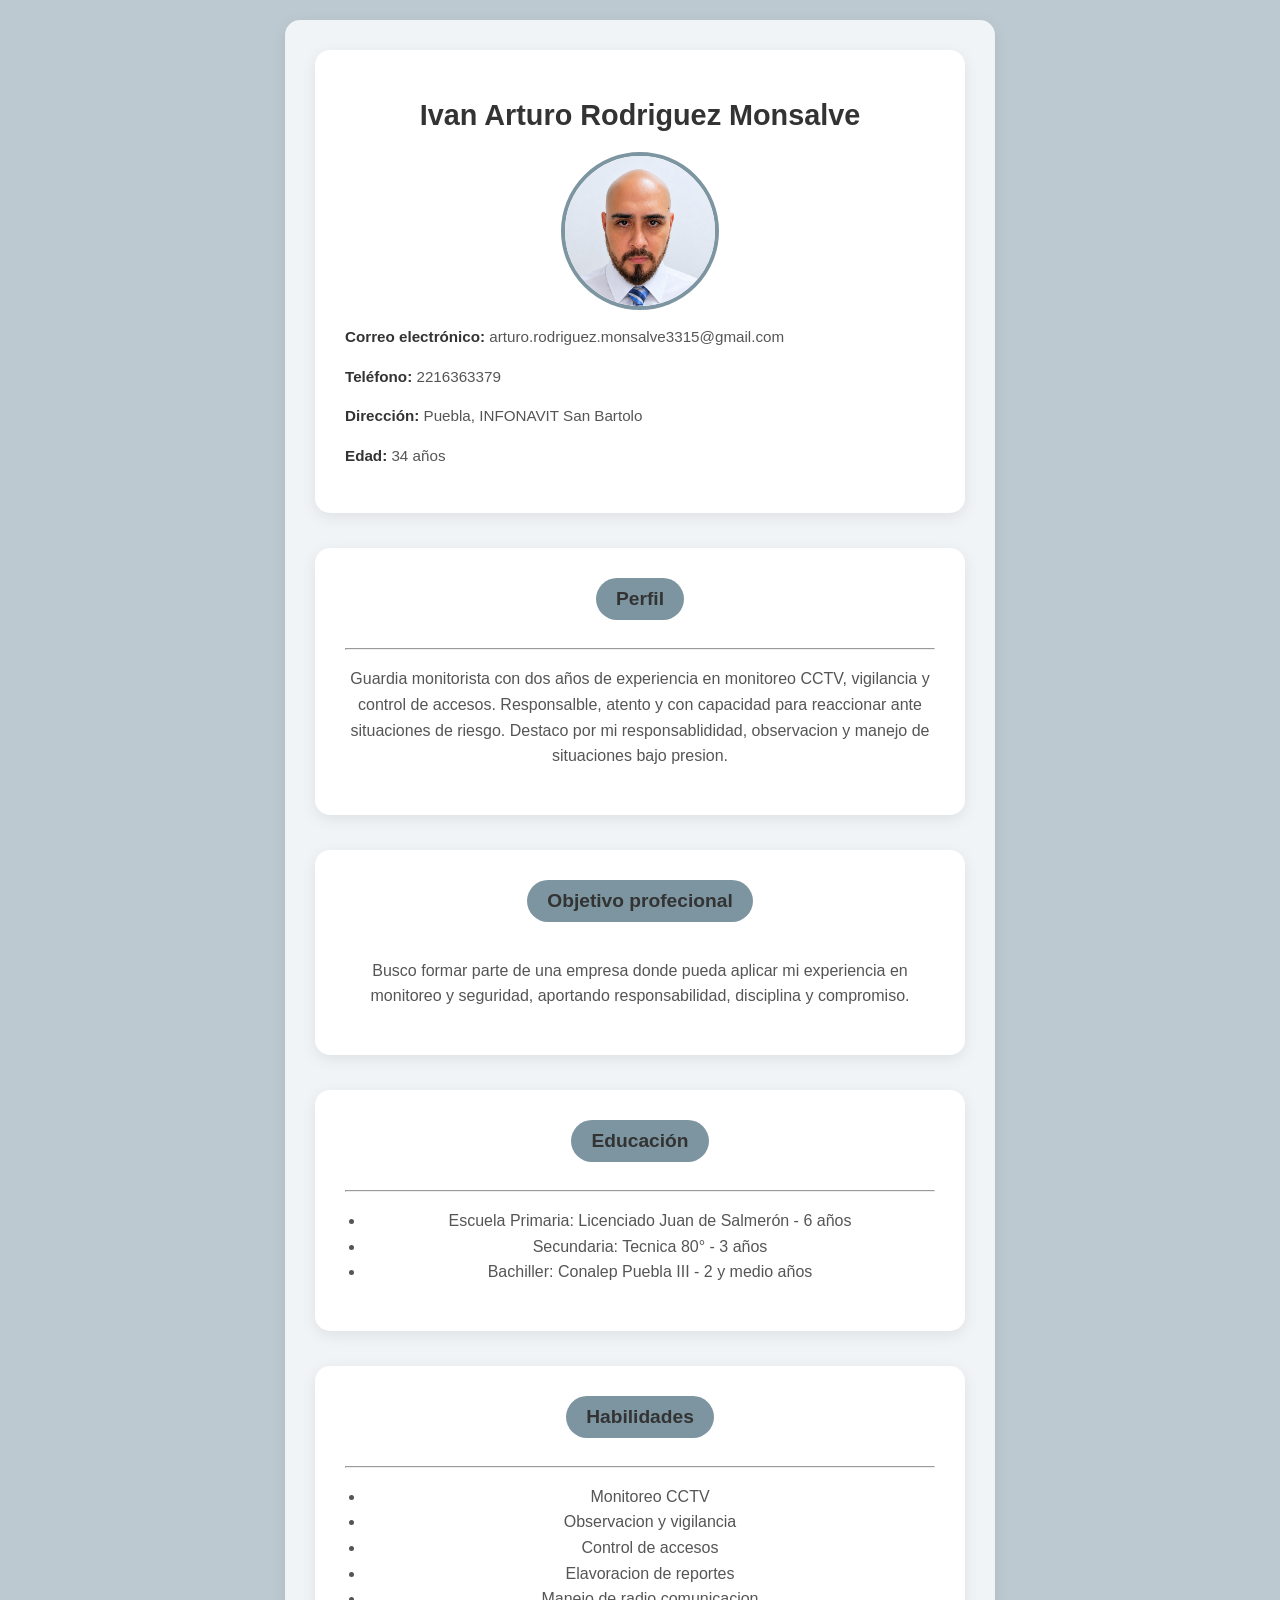
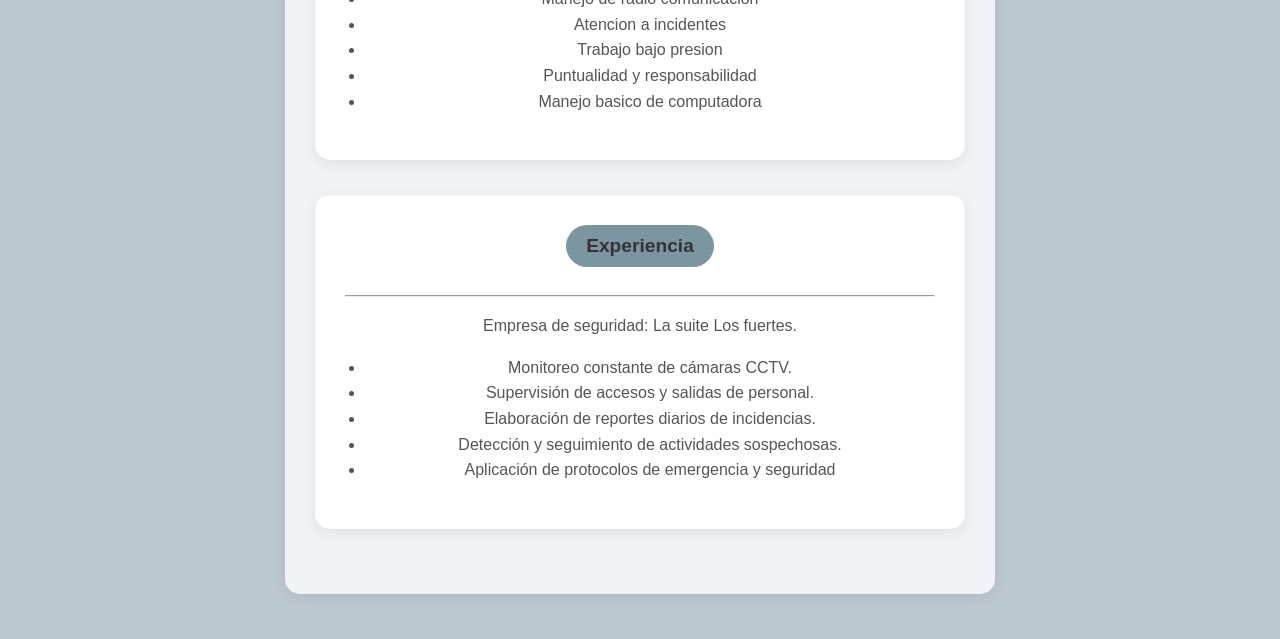
<file: index.html>
<!DOCTYPE html>
<html lang="es">
<head>
	<meta charset="UTF-8">
	<meta name="viewport" content="width=device-width, initial-scale=1.8">
	<title>Curriculum Vitae - Ivan Arturo Rodriguez Monsalve</title>
	<link rel="stylesheet" href="CCC/styles.css">
</head>
<body>

	<div class="card-rosa-estatica">
		<div class="main-container">

			<div class="card">
					<h1>Ivan Arturo Rodriguez Monsalve</h1>
					<img src="img/foto.jpeg" alt="Mi fotito uwu" class="profile-img">
				<div class="contact-info">
					<p><b>Correo electrónico:</b> arturo.rodriguez.monsalve3315@gmail.com</p>
					<p><b>Teléfono:</b> 2216363379</p>
					<p><b>Dirección:</b> Puebla, INFONAVIT San Bartolo</p>
					<p><b>Edad:</b> 34 años</p>
				</div>
			</div>

			<div class="card">
				<h2>Perfil</h2>
				<hr><p>Guardia monitorista con dos años de experiencia en monitoreo CCTV, vigilancia y control de accesos. Responsalble, atento y 				con capacidad para reaccionar ante situaciones de riesgo.
				Destaco por mi responsablididad, observacion y manejo de situaciones bajo presion.</p>
			</div>

			<div class="card">
				<h2>Objetivo profecional</h2>
				<p>Busco formar parte de una empresa donde pueda aplicar mi experiencia en monitoreo y seguridad, aportando responsabilidad, 					disciplina y compromiso.</p>
			</div>

			<div class="card">
				<h2>Educación</h2>
				<hr>
				<ul>
					<li>Escuela Primaria: Licenciado Juan de Salmerón - 6 años</li>
					<li>Secundaria: Tecnica 80° - 3 años</li>
					<li>Bachiller: Conalep Puebla III - 2 y medio años</li>
				</ul>
			</div>

			<div class="card">
				<h2>Habilidades</h2>
				<hr>
				<ul>
					<li>Monitoreo CCTV</li>
					<li>Observacion y vigilancia</li>
					<li>Control de accesos</li>
					<li>Elavoracion de reportes</li>
					<li>Manejo de radio comunicacion</li>
					<li>Atencion a incidentes</li>
					<li>Trabajo bajo presion</li>
					<li>Puntualidad y responsabilidad</li>
					<li>Manejo basico de computadora</li>

				</ul>
			</div>

			<div class="card">
				<h2>Experiencia</h2>
				<hr><p>Empresa de seguridad: La suite Los fuertes.</p>
				<ul>
					<li>Monitoreo constante de cámaras CCTV.</li>
					<li>Supervisión de accesos y salidas de personal.</li>
					<li>Elaboración de reportes diarios de incidencias.</li>
					<li>Detección y seguimiento de actividades sospechosas.</li>
					<li>Aplicación de protocolos de emergencia y seguridad</li>
				<ul>
			</div>

	</div>
</body>
</html>
</file>
<file: CCC/styles.css>
body {
	background-color: rgb(189, 201, 209);
	background-attachment: fixed;
	font-family: 'Segoe UI', Tahoma, Geneva, Verdana, sans-serif;
	margin: 0;
	padding: 20px;
	display: flex;
	justify-content: center;
}

.main-container {
	width: 100%;
	max-width: 650px;
}

.card {
	background-color: rgb(189, 201, 209);
	padding: 30px;
	margin-bottom: 25px;
	border-radius: 15px;
	box-shadow: 0 4px 15px rgba(0, 0, 0, 0.08);
	transition: transform 0.3s ease, box-shadow 0.3s ease;
}

.card:hover {
	transform: scale(1.02);
	box-shadow: 0 8px 20px rgba(0, 0, 0, 0.12);
}

.profile-img {
	width: 150px;
	height: 150px;
	object-fit: cover;
	border-radius: 50%;
	display: block;
	margin: 0 auto 15px auto;
	border: 4px solid rgb(124, 149, 161);
}

h1 {
	color: #333;
	text-align: center;
	margin-bottom: 20px;
	font-size: 1.8rem;
}

h2 {
	color: #333;
	background-color: rgb(124, 149, 161); 
	padding: 10px 20px;
	border-radius: 25px;
	text-align: center;
	display: inline-block;
	margin: 0 auto 20px auto;
	
	font-size: 1.2rem;
	border: none;
}
.card {
	background-color: white;
	padding: 30px;
	margin-bottom: 35px;
	border-radius: 15px;
	box-shadow: 0 4px 15px rgba(0, 0, 0, 0.08);
	transition: transform 0.3s ease, box-shadow 0.3s ease;
	
	text-align: center; 
}

p, li {
	color: #555;
	line-height: 1.6;
}

.contact-info {
	text-align: left;
	font-size: 0.95rem;
}

.contact-info b {
	color: #333;
}

ul {
	padding-left: 20px;
}

.card-rosa-estatica {
	background-color: rgb(240, 244, 247); /* El color rosita de tu encabezado */
	padding: 30px;
	margin-bottom: 25px;
	border-radius: 15px;
	box-shadow: 0 4px 15px rgba(0, 0, 0, 0.08);
	transition: none; /* Asegura que no haya transiciones */
}

.card-rosa-estatica:hover {
	transform: none;
	box-shadow: 0 4px 15px rgba(0, 0, 0, 0.08);
}

.habilidades-resaltadas {
	background-color: rgb(124, 149, 161);
	border-left: 5px solid #f1b0b7;
}
</file>
